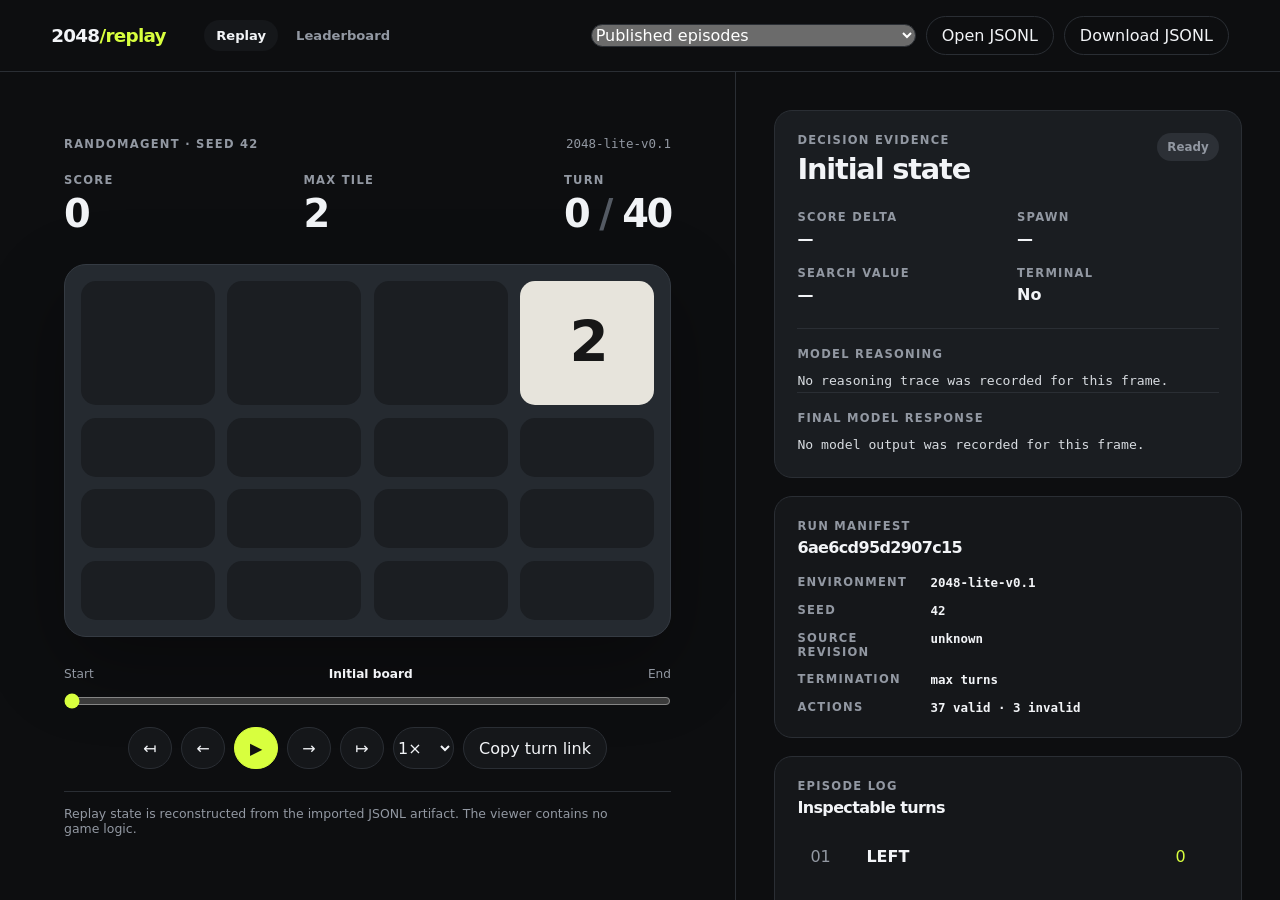
<file: index.html>
<!doctype html>
<html lang="en">
  <head>
    <meta charset="utf-8" />
    <meta name="viewport" content="width=device-width, initial-scale=1" />
    <meta http-equiv="refresh" content="0; url=viewer/" />
    <title>2048 Agent Replays</title>
  </head>
  <body>
    <p><a href="viewer/">Open the 2048 agent replay viewer.</a></p>
  </body>
</html>
</file>
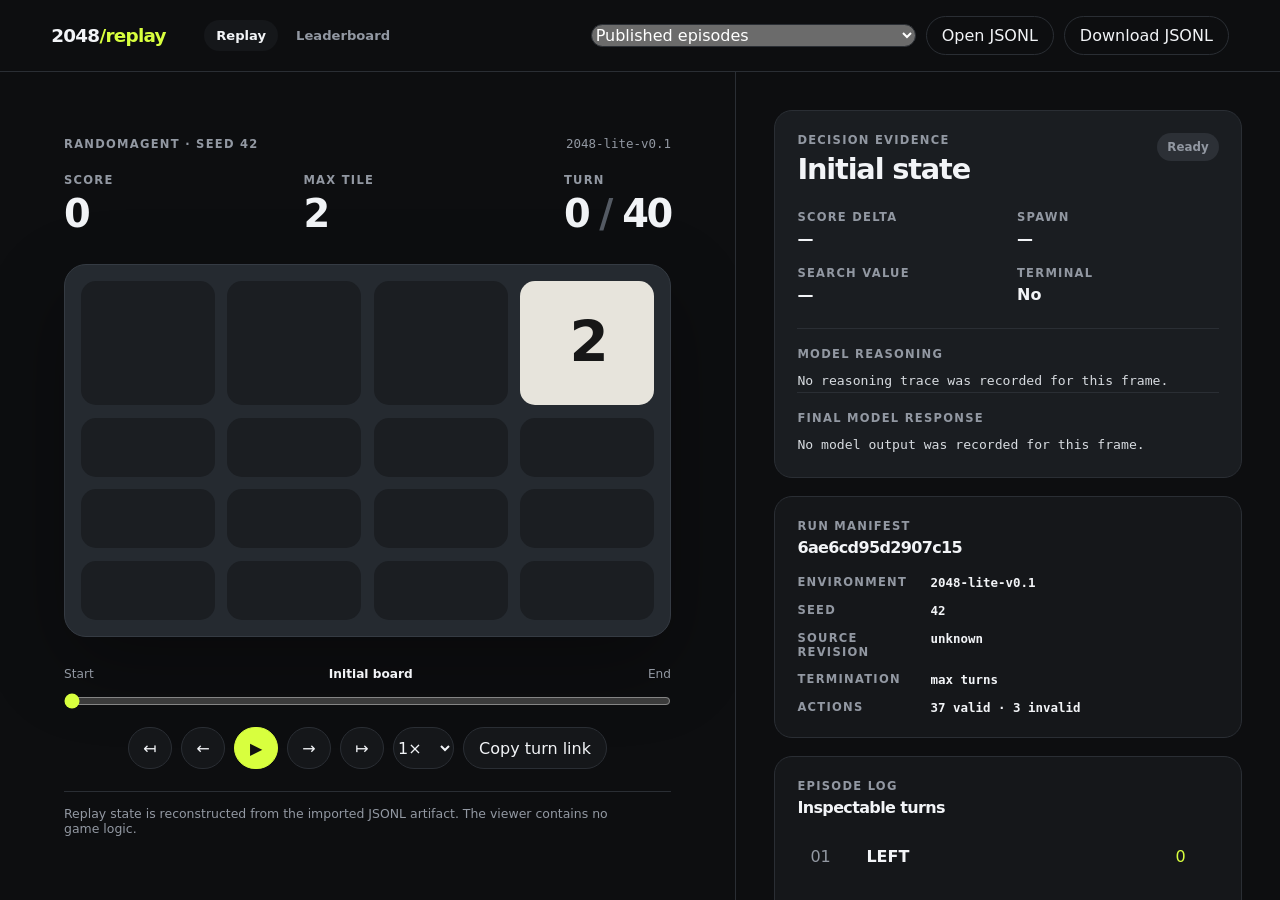
<file: viewer/index.html>
<!doctype html>
<html lang="en">
  <head>
    <meta charset="utf-8" />
    <meta name="viewport" content="width=device-width, initial-scale=1" />
    <meta name="description" content="Inspect a reproducible 2048 agent episode turn by turn." />
    <title>2048 Episode Replay</title>
    <link rel="stylesheet" href="styles.css" />
  </head>
  <body class="replay-page">
    <header class="site-header">
      <div class="header-primary">
        <a class="brand" href="index.html" aria-label="2048 replay home">2048<span>/replay</span></a>
        <nav class="site-nav" aria-label="Viewer pages">
          <a class="active" href="index.html" aria-current="page">Replay</a>
          <a href="leaderboard.html">Leaderboard</a>
        </nav>
      </div>
      <div class="header-actions">
        <select id="catalog-episode" aria-label="Published model episode">
          <option value="">Published episodes</option>
        </select>
        <label class="file-button" for="replay-file">Open JSONL</label>
        <input id="replay-file" type="file" accept=".jsonl,application/json" />
        <button id="download" class="quiet-button" type="button">Download JSONL</button>
      </div>
    </header>

    <main class="replay-layout">
      <section class="replay-column" aria-label="Episode replay">
        <div class="eyebrow-row">
          <p class="eyebrow" id="agent-label">Loading episode…</p>
          <p class="environment" id="environment-label"></p>
        </div>
        <div class="score-row">
          <div>
            <span class="metric-label">Score</span>
            <strong id="score">0</strong>
          </div>
          <div>
            <span class="metric-label">Max tile</span>
            <strong id="max-tile">2</strong>
          </div>
          <div>
            <span class="metric-label">Turn</span>
            <strong><span id="turn">0</span><span class="metric-muted"> / </span><span id="turn-total">0</span></strong>
          </div>
        </div>

        <div id="board" class="board" role="img" aria-label="2048 board"></div>

        <div class="timeline-block">
          <div class="timeline-labels">
            <span>Start</span>
            <span id="timeline-event">Initial board</span>
            <span>End</span>
          </div>
          <input id="timeline" type="range" min="0" max="0" value="0" aria-label="Replay turn" />
          <div class="controls" aria-label="Replay controls">
            <button id="start" type="button" aria-label="Jump to start">↤</button>
            <button id="previous" type="button" aria-label="Previous turn">←</button>
            <button id="play" class="primary-control" type="button" aria-label="Play replay">▶</button>
            <button id="next" type="button" aria-label="Next turn">→</button>
            <button id="end" type="button" aria-label="Jump to end">↦</button>
            <select id="speed" aria-label="Playback speed">
              <option value="1200">0.5×</option>
              <option value="600" selected>1×</option>
              <option value="300">2×</option>
            </select>
            <button id="copy-link" class="copy-link" type="button">Copy turn link</button>
          </div>
        </div>

        <footer class="viewer-footer">
          <p>Replay state is reconstructed from the imported JSONL artifact. The viewer contains no game logic.</p>
          <p id="error" role="alert"></p>
        </footer>
      </section>

      <aside class="evidence-column" aria-label="Episode evidence">
        <section class="panel decision-panel">
          <div class="panel-heading">
            <div>
              <p class="eyebrow">Decision evidence</p>
              <h1 id="action-title">Initial state</h1>
            </div>
            <span id="validity" class="status neutral">Ready</span>
          </div>
          <dl class="decision-grid">
            <div><dt>Score delta</dt><dd id="score-delta">—</dd></div>
            <div><dt>Spawn</dt><dd id="spawn">—</dd></div>
            <div><dt>Search value</dt><dd id="decision-value">—</dd></div>
            <div><dt>Terminal</dt><dd id="terminal">No</dd></div>
          </dl>
          <div class="output-block">
            <p class="metric-label">Model reasoning</p>
            <pre id="agent-reasoning">No reasoning trace was recorded for this frame.</pre>
          </div>
          <div class="output-block">
            <p class="metric-label">Final model response</p>
            <pre id="agent-output">No model output was recorded for this frame.</pre>
          </div>
        </section>

        <section class="panel">
          <div class="panel-heading compact">
            <div>
              <p class="eyebrow">Run manifest</p>
              <h2 id="episode-id">—</h2>
            </div>
          </div>
          <dl class="manifest-list">
            <div><dt>Environment</dt><dd id="manifest-environment">—</dd></div>
            <div><dt>Seed</dt><dd id="seed">—</dd></div>
            <div><dt>Source revision</dt><dd id="revision">—</dd></div>
            <div><dt>Termination</dt><dd id="termination">—</dd></div>
            <div><dt>Actions</dt><dd id="actions">—</dd></div>
          </dl>
        </section>

        <section class="panel log-panel">
          <div class="panel-heading compact">
            <div>
              <p class="eyebrow">Episode log</p>
              <h2>Inspectable turns</h2>
            </div>
          </div>
          <ol id="turn-log" class="turn-log"></ol>
        </section>
      </aside>
    </main>

    <script src="app.js" defer></script>
  </body>
</html>
</file>
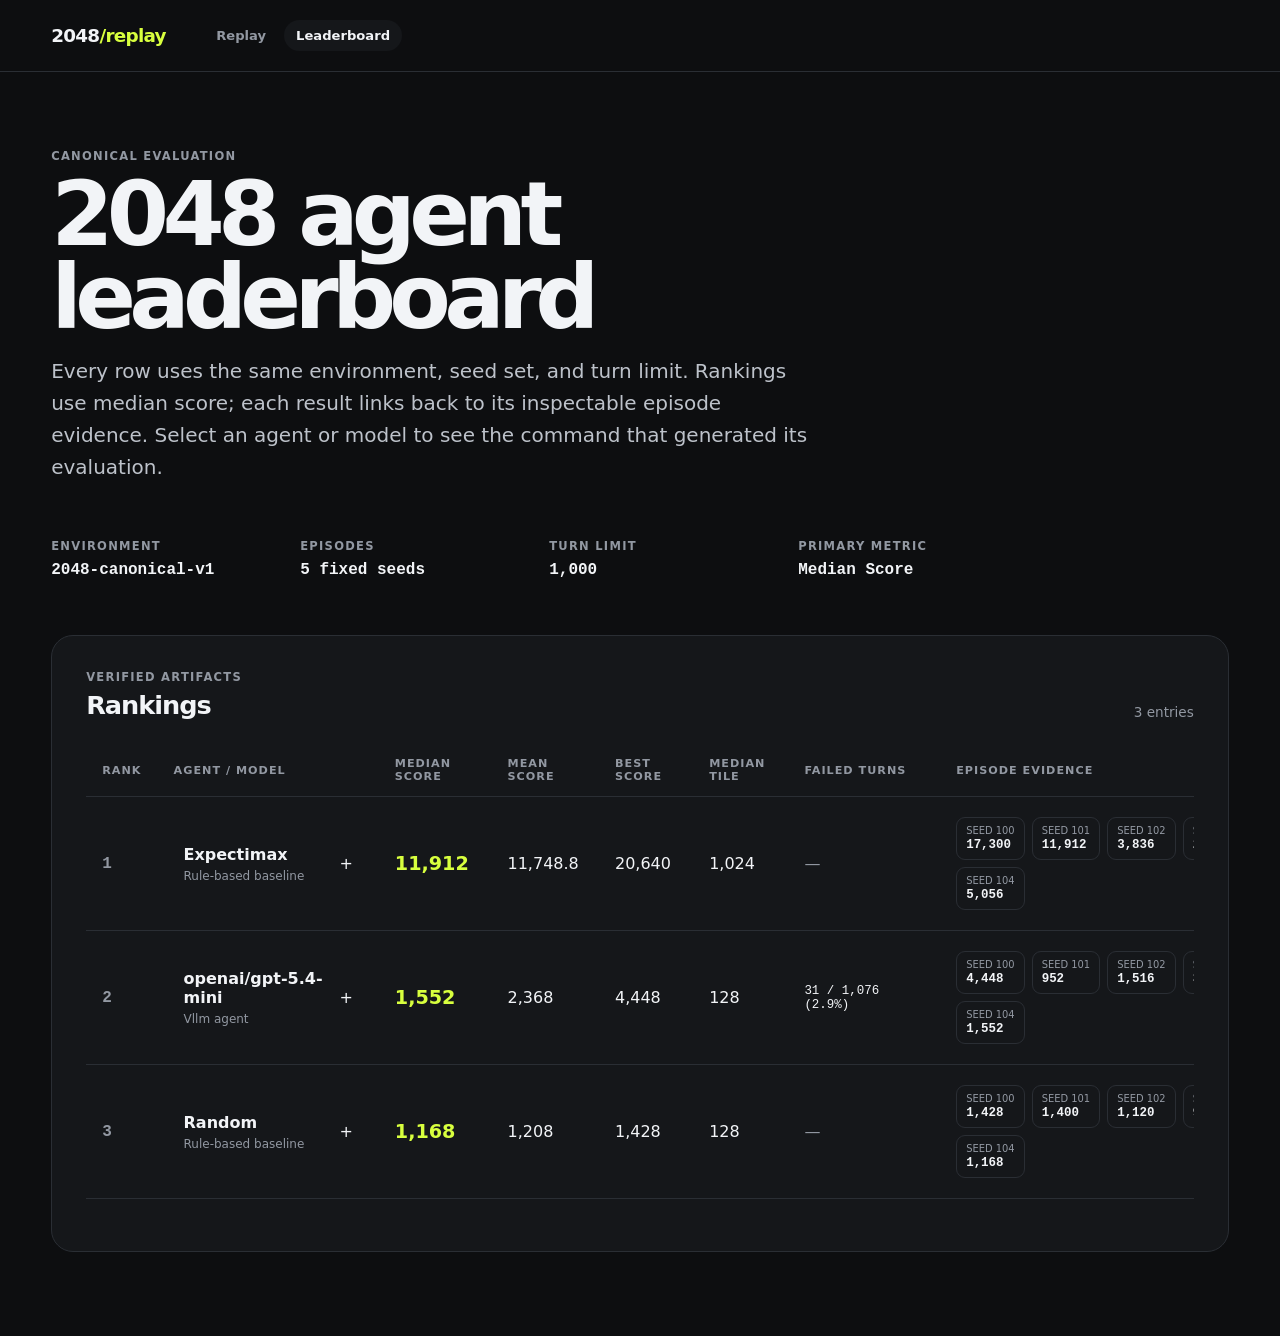
<file: viewer/leaderboard.html>
<!doctype html>
<html lang="en">
  <head>
    <meta charset="utf-8" />
    <meta name="viewport" content="width=device-width, initial-scale=1" />
    <meta name="description" content="Compare reproducible 2048 agent evaluations and open every recorded episode." />
    <title>2048 Agent Leaderboard</title>
    <link rel="stylesheet" href="styles.css" />
  </head>
  <body class="leaderboard-page">
    <header class="site-header">
      <div class="header-primary">
        <a class="brand" href="index.html" aria-label="2048 replay home">2048<span>/replay</span></a>
        <nav class="site-nav" aria-label="Viewer pages">
          <a href="index.html">Replay</a>
          <a class="active" href="leaderboard.html" aria-current="page">Leaderboard</a>
        </nav>
      </div>
    </header>

    <main class="leaderboard-layout">
      <section class="leaderboard-hero" aria-labelledby="leaderboard-title">
        <p class="eyebrow">Canonical evaluation</p>
        <h1 id="leaderboard-title">2048 agent leaderboard</h1>
        <p class="leaderboard-intro">
          Every row uses the same environment, seed set, and turn limit. Rankings use median score;
          each result links back to its inspectable episode evidence. Select an agent or model to see
          the command that generated its evaluation.
        </p>
        <dl class="evaluation-contract" aria-label="Evaluation contract">
          <div><dt>Environment</dt><dd id="leaderboard-environment">—</dd></div>
          <div><dt>Episodes</dt><dd id="leaderboard-episodes">—</dd></div>
          <div><dt>Turn limit</dt><dd id="leaderboard-turns">—</dd></div>
          <div><dt>Primary metric</dt><dd id="leaderboard-metric">—</dd></div>
        </dl>
      </section>

      <section class="leaderboard-panel" aria-labelledby="rankings-title">
        <div class="leaderboard-heading">
          <div>
            <p class="eyebrow">Verified artifacts</p>
            <h2 id="rankings-title">Rankings</h2>
          </div>
          <p id="leaderboard-count" class="leaderboard-count"></p>
        </div>
        <div class="table-scroll" tabindex="0" aria-label="Scrollable leaderboard table">
          <table>
            <thead>
              <tr>
                <th scope="col">Rank</th>
                <th scope="col">Agent / model</th>
                <th scope="col">Median score</th>
                <th scope="col">Mean score</th>
                <th scope="col">Best score</th>
                <th scope="col">Median tile</th>
                <th scope="col">Failed turns</th>
                <th scope="col">Episode evidence</th>
              </tr>
            </thead>
            <tbody id="leaderboard-rows"></tbody>
          </table>
        </div>
        <p id="leaderboard-error" class="leaderboard-error" role="alert"></p>
      </section>
    </main>

    <script src="leaderboard.js" defer></script>
  </body>
</html>
</file>
<file: viewer/styles.css>
:root {
  color-scheme: dark;
  --background: #0d0e10;
  --panel: #15171a;
  --panel-strong: #1a1d21;
  --line: #2a2e34;
  --muted: #9298a2;
  --text: #f2f4f7;
  --accent: #d8ff3e;
  --accent-dark: #9ebd1d;
  --success: #6ee7a7;
  --danger: #ff7c7c;
  --board: #252a30;
}

* { box-sizing: border-box; }

body {
  margin: 0;
  min-width: 320px;
  background: var(--background);
  color: var(--text);
  font-family: Inter, ui-sans-serif, system-ui, -apple-system, BlinkMacSystemFont, "Segoe UI", sans-serif;
}

.replay-page { height: 100dvh; overflow: hidden; }

button, select, input { font: inherit; }
button, select, .file-button { border-radius: 999px; }
button, select, .file-button { border: 1px solid var(--line); }

.site-header {
  height: 72px;
  display: flex;
  align-items: center;
  justify-content: space-between;
  padding: 0 clamp(20px, 4vw, 64px);
  border-bottom: 1px solid var(--line);
}

.header-primary, .site-nav { display: flex; align-items: center; }
.header-primary { gap: clamp(22px, 3vw, 44px); }
.site-nav { gap: 6px; }
.site-nav a {
  padding: 8px 12px;
  border-radius: 999px;
  color: var(--muted);
  font-size: 0.82rem;
  font-weight: 700;
  text-decoration: none;
}
.site-nav a:hover, .site-nav a.active { background: var(--panel); color: var(--text); }

.brand {
  color: var(--text);
  font-size: 1.15rem;
  font-weight: 850;
  letter-spacing: -0.04em;
  text-decoration: none;
}

.brand span { color: var(--accent); }
.header-actions { display: flex; gap: 10px; align-items: center; }
#replay-file { position: absolute; inline-size: 1px; block-size: 1px; opacity: 0; }

.file-button, .quiet-button, .copy-link {
  padding: 9px 15px;
  background: transparent;
  color: var(--text);
  cursor: pointer;
}

.file-button:hover, .quiet-button:hover, .copy-link:hover { border-color: var(--muted); }

.replay-layout {
  display: grid;
  grid-template-columns: minmax(430px, 1.15fr) minmax(360px, 0.85fr);
  height: calc(100dvh - 72px);
  min-height: 0;
}

.replay-column {
  display: flex;
  flex-direction: column;
  justify-content: flex-start;
  padding: clamp(28px, 5vw, 72px);
  border-right: 1px solid var(--line);
  min-height: 0;
  overflow-y: auto;
}

.evidence-column {
  padding: clamp(24px, 3vw, 48px);
  display: flex;
  flex-direction: column;
  gap: 18px;
  height: 100%;
  min-height: 0;
  overflow-y: auto;
}

.eyebrow-row, .panel-heading, .score-row, .controls, .timeline-labels {
  display: flex;
  align-items: center;
  justify-content: space-between;
}

.eyebrow, .metric-label, dt {
  margin: 0;
  color: var(--muted);
  font-size: 0.72rem;
  font-weight: 750;
  letter-spacing: 0.11em;
  text-transform: uppercase;
}

.environment { margin: 0; color: var(--muted); font-family: ui-monospace, monospace; font-size: 0.78rem; }
.score-row { margin: 22px 0 28px; gap: 24px; }
.score-row > div { display: grid; gap: 4px; }
.score-row strong { font-size: clamp(1.5rem, 3vw, 2.6rem); letter-spacing: -0.06em; }
.metric-muted { color: #555b64; }

.board {
  width: min(100%, 620px);
  aspect-ratio: 1;
  align-self: center;
  padding: clamp(10px, 1.5vw, 16px);
  display: grid;
  grid-template-columns: repeat(4, 1fr);
  gap: clamp(8px, 1vw, 13px);
  border: 1px solid #353b43;
  border-radius: 22px;
  background: var(--board);
  box-shadow: 0 28px 80px rgba(0, 0, 0, 0.32);
}

.tile {
  display: grid;
  place-items: center;
  border-radius: 15px;
  background: #1b1e22;
  color: #171717;
  font-size: clamp(1.25rem, 4.4vw, 3.6rem);
  font-weight: 900;
  letter-spacing: -0.07em;
  transition: background 160ms ease, transform 160ms ease;
}

.tile[data-value="0"] { color: transparent; background: #1b1e22; }
.tile[data-value="2"] { background: #e7e4dc; }
.tile[data-value="4"] { background: #dbe7ca; }
.tile[data-value="8"] { background: #ffce74; }
.tile[data-value="16"] { background: #ffad66; }
.tile[data-value="32"] { background: #ff8268; }
.tile[data-value="64"] { background: #ff5d66; }
.tile[data-value="128"] { background: #eaff76; }
.tile[data-value="256"] { background: #d8ff3e; }
.tile[data-value="512"] { background: #b9f53c; }
.tile[data-value="1024"], .tile[data-value="2048"] { background: #69e7a0; font-size: clamp(1rem, 3.6vw, 3rem); }

.timeline-block { margin-top: 30px; }
.timeline-labels { color: var(--muted); font-size: 0.76rem; }
#timeline-event { color: var(--text); font-weight: 650; }
#timeline { width: 100%; accent-color: var(--accent); margin: 12px 0 18px; }
.controls { justify-content: center; flex-wrap: wrap; gap: 9px; }
.controls button, .controls select {
  min-width: 44px;
  min-height: 42px;
  background: var(--panel);
  color: var(--text);
  cursor: pointer;
}
.controls button:hover { border-color: var(--muted); }
.controls .primary-control { background: var(--accent); border-color: var(--accent); color: #111; }
.controls .copy-link { min-width: auto; padding-inline: 15px; }

.panel { padding: 22px; border: 1px solid var(--line); border-radius: 18px; background: var(--panel); }
.decision-panel { background: var(--panel-strong); }
.panel-heading { align-items: flex-start; gap: 16px; }
.panel-heading h1, .panel-heading h2 { margin: 5px 0 0; letter-spacing: -0.04em; }
.panel-heading h1 { font-size: 1.8rem; }
.panel-heading h2 { font-size: 1rem; }
.panel-heading.compact { margin-bottom: 18px; }
.status { padding: 7px 10px; border-radius: 999px; font-size: 0.74rem; font-weight: 800; }
.status.neutral { background: #2c3036; color: var(--muted); }
.status.valid { background: rgba(110, 231, 167, 0.12); color: var(--success); }
.status.invalid { background: rgba(255, 124, 124, 0.12); color: var(--danger); }

.decision-grid { display: grid; grid-template-columns: 1fr 1fr; gap: 18px; margin: 24px 0; }
.decision-grid div, .manifest-list div { display: grid; gap: 5px; }
dd { margin: 0; font-weight: 700; }
.output-block { border-top: 1px solid var(--line); padding-top: 18px; }
pre { margin: 10px 0 0; max-height: 260px; overflow: auto; white-space: pre-wrap; color: #d7dbe0; font: 0.82rem/1.55 ui-monospace, monospace; }

.manifest-list { margin: 0; display: grid; gap: 13px; }
.manifest-list div { grid-template-columns: 128px 1fr; }
.manifest-list dd { font-family: ui-monospace, monospace; font-size: 0.78rem; overflow-wrap: anywhere; }

.log-panel {
  flex: 0 0 clamp(260px, 42vh, 560px);
  min-height: 0;
  display: flex;
  flex-direction: column;
  overflow: hidden;
}
.turn-log {
  min-height: 0;
  margin: 0;
  padding: 0 5px 0 0;
  display: grid;
  gap: 7px;
  overflow-y: auto;
  overscroll-behavior: contain;
  scrollbar-gutter: stable;
  list-style: none;
}
.turn-log button {
  width: 100%;
  padding: 11px 12px;
  display: grid;
  grid-template-columns: 44px 1fr auto;
  gap: 12px;
  text-align: left;
  border-radius: 10px;
  border: 1px solid transparent;
  background: transparent;
  color: var(--text);
  cursor: pointer;
}
.turn-log button:hover, .turn-log button.active { background: #20242a; border-color: var(--line); }
.turn-log .turn-number { color: var(--muted); }
.turn-log .turn-score { color: var(--accent); }

.viewer-footer {
  margin-top: 22px;
  padding-top: 14px;
  display: flex;
  justify-content: space-between;
  gap: 24px;
  border-top: 1px solid var(--line);
  color: var(--muted);
  font-size: 0.78rem;
}
.viewer-footer p { margin: 0; }
#error { color: var(--danger); }

.leaderboard-page { min-height: 100dvh; }
.leaderboard-layout {
  width: min(1500px, 100%);
  margin: 0 auto;
  padding: clamp(40px, 6vw, 88px) clamp(20px, 4vw, 64px);
}
.leaderboard-hero { max-width: 980px; }
.leaderboard-hero h1 {
  margin: 10px 0 16px;
  font-size: clamp(2.6rem, 7vw, 6.6rem);
  line-height: 0.93;
  letter-spacing: -0.075em;
}
.leaderboard-intro {
  max-width: 760px;
  margin: 0;
  color: #bdc2ca;
  font-size: clamp(1rem, 1.8vw, 1.25rem);
  line-height: 1.6;
}
.evaluation-contract {
  margin: clamp(30px, 5vw, 56px) 0;
  display: grid;
  grid-template-columns: repeat(4, minmax(140px, 1fr));
  gap: 16px;
}
.evaluation-contract div { display: grid; gap: 8px; }
.evaluation-contract dd { font-family: ui-monospace, monospace; }
.leaderboard-panel {
  padding: clamp(20px, 3vw, 34px);
  border: 1px solid var(--line);
  border-radius: 22px;
  background: var(--panel);
}
.leaderboard-heading { display: flex; align-items: flex-end; justify-content: space-between; gap: 24px; margin-bottom: 24px; }
.leaderboard-heading h2 { margin: 6px 0 0; font-size: 1.6rem; letter-spacing: -0.04em; }
.leaderboard-count { margin: 0; color: var(--muted); font-size: 0.85rem; }
.table-scroll { overflow-x: auto; }
.leaderboard-panel table { width: 100%; min-width: 1240px; border-collapse: collapse; }
.leaderboard-panel th {
  padding: 13px 16px;
  border-bottom: 1px solid var(--line);
  color: var(--muted);
  font-size: 0.7rem;
  letter-spacing: 0.09em;
  text-align: left;
  text-transform: uppercase;
}
.leaderboard-panel td { padding: 20px 16px; border-bottom: 1px solid var(--line); vertical-align: middle; }
.leaderboard-panel tbody tr:last-child td { border-bottom: 0; }
.leaderboard-panel tbody tr:hover { background: var(--panel-strong); }
.leaderboard-panel tbody .entry-details:hover { background: transparent; }
.rank-cell { color: var(--muted); font: 700 1rem ui-monospace, monospace; }
.entry-toggle {
  width: 100%;
  min-width: 180px;
  padding: 8px 10px;
  display: flex;
  align-items: center;
  justify-content: space-between;
  gap: 16px;
  border: 0;
  border-radius: 10px;
  background: transparent;
  color: var(--text);
  text-align: left;
  cursor: pointer;
}
.entry-toggle:hover { background: #20242a; }
.agent-identity { display: grid; gap: 5px; }
.agent-identity strong { font-size: 1rem; }
.agent-identity span { color: var(--muted); font-size: 0.75rem; }
.primary-metric { color: var(--accent); font-size: 1.2rem; font-weight: 850; }
.failed-turns { min-width: 150px; font-family: ui-monospace, monospace; font-size: 0.78rem; }
.muted-cell { color: var(--muted); }
.episode-links { min-width: 350px; display: flex; flex-wrap: wrap; gap: 7px; }
.episode-links a {
  padding: 7px 9px;
  display: grid;
  gap: 2px;
  border: 1px solid var(--line);
  border-radius: 9px;
  color: var(--text);
  text-decoration: none;
}
.episode-links a:hover { border-color: var(--accent-dark); background: rgba(216, 255, 62, 0.05); }
.episode-links span { color: var(--muted); font-size: 0.62rem; text-transform: uppercase; }
.episode-links strong { font: 700 0.78rem ui-monospace, monospace; }
.leaderboard-error { margin: 18px 0 0; color: var(--danger); }
.entry-details[hidden] { display: none; }
.entry-details td { padding: 0 16px 22px; }
.entry-details-content {
  padding: 20px;
  display: grid;
  grid-template-columns: minmax(0, 1.5fr) minmax(260px, 0.5fr);
  gap: 24px;
  border: 1px solid var(--line);
  border-radius: 14px;
  background: #101215;
}
.command-block { min-width: 0; display: grid; grid-template-columns: 1fr auto; gap: 10px 16px; align-items: start; }
.command-block .metric-label { grid-column: 1 / -1; }
.command-block code {
  padding: 13px;
  border-radius: 10px;
  background: #090a0c;
  color: #dce2e8;
  font: 0.78rem/1.55 ui-monospace, monospace;
  overflow-wrap: anywhere;
}
.copy-command {
  padding: 9px 12px;
  background: var(--panel);
  color: var(--text);
  cursor: pointer;
}
.failure-block p:last-child { margin: 10px 0 0; color: #bdc2ca; font-size: 0.82rem; line-height: 1.55; }

@media (max-width: 900px) {
  .replay-page { height: auto; overflow: auto; }
  .replay-layout { height: auto; grid-template-columns: 1fr; }
  .replay-column { border-right: 0; border-bottom: 1px solid var(--line); }
  .evidence-column { height: auto; }
  .evaluation-contract { grid-template-columns: 1fr 1fr; }
  .entry-details-content { grid-template-columns: 1fr; }
}

@media (max-width: 520px) {
  .site-header {
    height: auto;
    min-height: 72px;
    padding-block: 16px;
    flex-direction: column;
    align-items: stretch;
    gap: 16px;
  }
  .header-primary { justify-content: space-between; gap: 10px; }
  .header-actions { width: 100%; flex-wrap: wrap; align-items: stretch; }
  .header-actions > * { flex: 1 1 auto; text-align: center; }
  #catalog-episode { flex-basis: 100%; width: 100%; }
  .score-row { gap: 12px; }
  .score-row strong { font-size: 1.35rem; }
  .board { border-radius: 16px; }
  .tile { border-radius: 10px; }
  .manifest-list div { grid-template-columns: 1fr; }
  .viewer-footer { flex-direction: column; }
  .evaluation-contract { grid-template-columns: 1fr; }
  .leaderboard-panel { padding-inline: 14px; }
}

@media (prefers-reduced-motion: reduce) {
  .tile { transition: none; }
}
</file>
